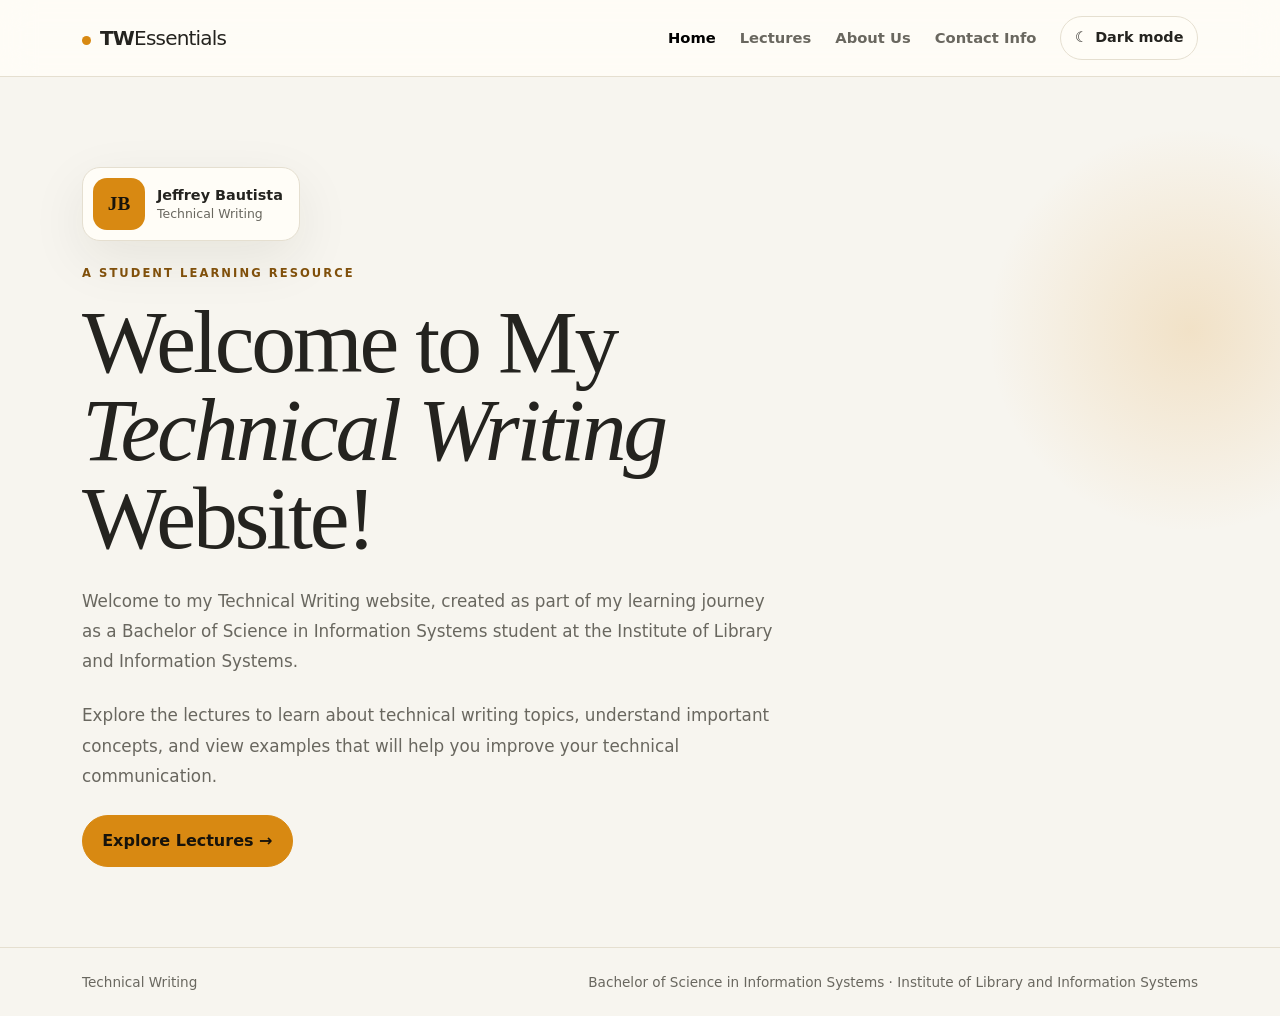
<file: index.html>
<!doctype html>
<html lang="en">
<head>
  <meta charset="utf-8">
  <meta name="viewport" content="width=device-width, initial-scale=1">
  <meta name="color-scheme" content="light dark">
  <title>My Technical Writing Website | Home</title>
  <link href="https://cdn.jsdelivr.net/npm/bootstrap@5.3.3/dist/css/bootstrap.min.css" rel="stylesheet">
  <link href="style.css" rel="stylesheet">
</head>
<body>
<nav class="navbar navbar-expand-lg sticky-top site-nav">
  <div class="container py-2">
    <a class="navbar-brand" href="index.html"><span class="brand-dot"></span>TW<span class="fw-normal">Essentials</span></a>
    <button class="navbar-toggler" type="button" data-bs-toggle="collapse" data-bs-target="#mainNav" aria-controls="mainNav" aria-expanded="false" aria-label="Toggle navigation"><span class="navbar-toggler-icon"></span></button>
    <div class="collapse navbar-collapse" id="mainNav">
      <ul class="navbar-nav ms-auto align-items-lg-center gap-lg-2 me-lg-3">
        <li class="nav-item"><a class="nav-link active" aria-current="page" href="index.html">Home</a></li>
        <li class="nav-item"><a class="nav-link" href="lectures.html">Lectures</a></li>
        <li class="nav-item"><a class="nav-link" href="about.html">About Us</a></li>
        <li class="nav-item"><a class="nav-link" href="contact.html">Contact Info</a></li>
      </ul>
      <button class="theme-btn" id="themeToggle" type="button" aria-label="Toggle dark mode"><span id="themeIcon">☾</span> <span id="themeLabel">Dark mode</span></button>
    </div>
  </div>
</nav>

<main>
  <section class="hero" id="home">
    <div class="container position-relative">
      <div class="home-logo mb-4" role="img" aria-label="Jeffrey Bautista Technical Writing logo">
        <span class="home-logo-mark" aria-hidden="true">JB</span>
        <span class="home-logo-name"><strong>Jeffrey Bautista</strong><span>Technical Writing</span></span>
      </div>
      <div class="eyebrow mb-3">A student learning resource</div>
      <h1 class="mb-4">Welcome to My<br><em>Technical Writing</em><br>Website!</h1>
      <p class="lead-copy mb-4">Welcome to my Technical Writing website, created as part of my learning journey as a Bachelor of Science in Information Systems student at the Institute of Library and Information Systems.</p>
      <p class="lead-copy mb-4">Explore the lectures to learn about technical writing topics, understand important concepts, and view examples that will help you improve your technical communication.</p>
      <a href="lectures.html" class="btn btn-accent">Explore Lectures <span aria-hidden="true">→</span></a>
    </div>
  </section>
</main>
<footer><div class="container d-flex flex-column flex-sm-row justify-content-between gap-2"><span>Technical Writing</span><span>Bachelor of Science in Information Systems · Institute of Library and Information Systems</span></div></footer>

<script src="https://cdn.jsdelivr.net/npm/bootstrap@5.3.3/dist/js/bootstrap.bundle.min.js"></script>
<script src="script.js"></script>
</body>
</html>
</file>
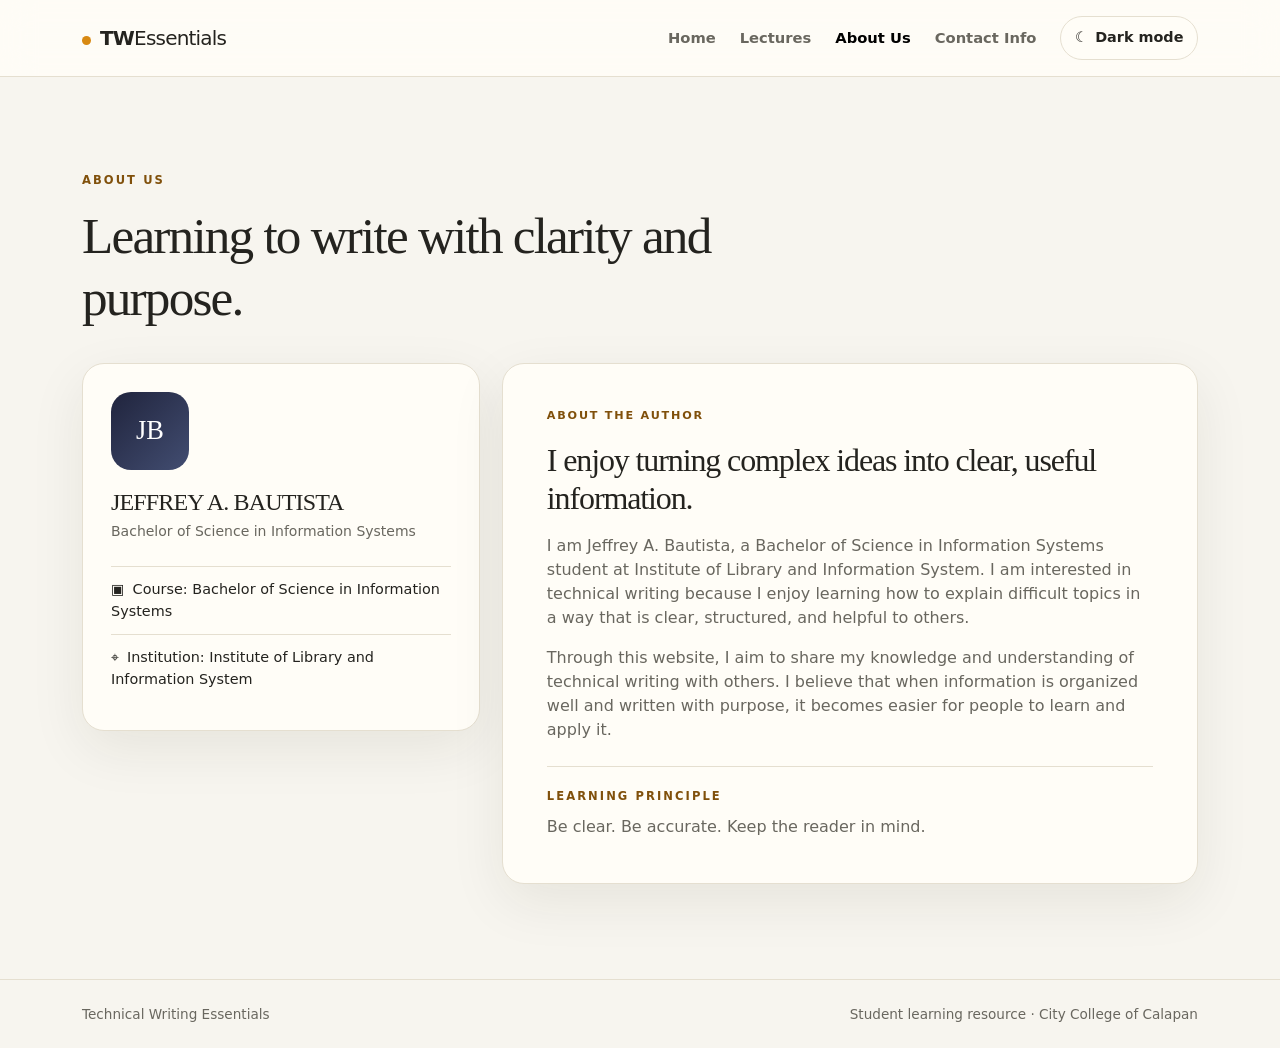
<file: about.html>
<!doctype html>
<html lang="en">
<head>
  <meta charset="utf-8">
  <meta name="viewport" content="width=device-width, initial-scale=1">
  <meta name="color-scheme" content="light dark">
  <title>Technical Writing Essentials | About Us</title>
  <link href="https://cdn.jsdelivr.net/npm/bootstrap@5.3.3/dist/css/bootstrap.min.css" rel="stylesheet">
  <link href="style.css" rel="stylesheet">
</head>
<body>
<nav class="navbar navbar-expand-lg sticky-top site-nav">
  <div class="container py-2">
    <a class="navbar-brand" href="index.html"><span class="brand-dot"></span>TW<span class="fw-normal">Essentials</span></a>
    <button class="navbar-toggler" type="button" data-bs-toggle="collapse" data-bs-target="#mainNav" aria-controls="mainNav" aria-expanded="false" aria-label="Toggle navigation"><span class="navbar-toggler-icon"></span></button>
    <div class="collapse navbar-collapse" id="mainNav">
      <ul class="navbar-nav ms-auto align-items-lg-center gap-lg-2 me-lg-3">
        <li class="nav-item"><a class="nav-link" href="index.html">Home</a></li>
        <li class="nav-item"><a class="nav-link" href="lectures.html">Lectures</a></li>
        <li class="nav-item"><a class="nav-link active" aria-current="page" href="about.html">About Us</a></li>
        <li class="nav-item"><a class="nav-link" href="contact.html">Contact Info</a></li>
      </ul>
      <button class="theme-btn" id="themeToggle" type="button" aria-label="Toggle dark mode"><span id="themeIcon">☾</span> <span id="themeLabel">Dark mode</span></button>
    </div>
  </div>
</nav>

<main>
  <section class="section" id="about">
    <div class="container">
      <div class="section-heading">
        <div class="eyebrow mb-3">About us</div>
        <h1 class="section-title">Learning to write with clarity and purpose.</h1>
      </div>
      <div class="about-layout">
        <aside class="profile-card">
          <div class="avatar" aria-label="Initials JB">JB</div>
          <h2 class="h4 mb-1">JEFFREY A. BAUTISTA</h2>
          <p class="small mb-4">Bachelor of Science in Information Systems</p>
          <div class="profile-detail"><span class="me-2" aria-hidden="true">▣</span>Course: Bachelor of Science in Information Systems</div>
          <div class="profile-detail"><span class="me-2" aria-hidden="true">⌖</span>Institution: Institute of Library and Information System</div>
        </aside>
        <div class="about-copy">
          <div class="content-label mb-3">About the author</div>
          <h2 class="mb-3">I enjoy turning complex ideas into clear, useful information.</h2>
          <p>I am Jeffrey A. Bautista, a Bachelor of Science in Information Systems student at Institute of Library and Information System. I am interested in technical writing because I enjoy learning how to explain difficult topics in a way that is clear, structured, and helpful to others.</p>
          <p>Through this website, I aim to share my knowledge and understanding of technical writing with others. I believe that when information is organized well and written with purpose, it becomes easier for people to learn and apply it.</p>
          <div class="mt-4 pt-3 border-top principle"><span class="eyebrow">Learning principle</span><p class="mt-2 mb-0">Be clear. Be accurate. Keep the reader in mind.</p></div>
        </div>
      </div>
    </div>
  </section>
</main>
<footer><div class="container d-flex flex-column flex-sm-row justify-content-between gap-2"><span>Technical Writing Essentials</span><span>Student learning resource · City College of Calapan</span></div></footer>

<script src="https://cdn.jsdelivr.net/npm/bootstrap@5.3.3/dist/js/bootstrap.bundle.min.js"></script>
<script src="script.js"></script>
</body>
</html>
</file>
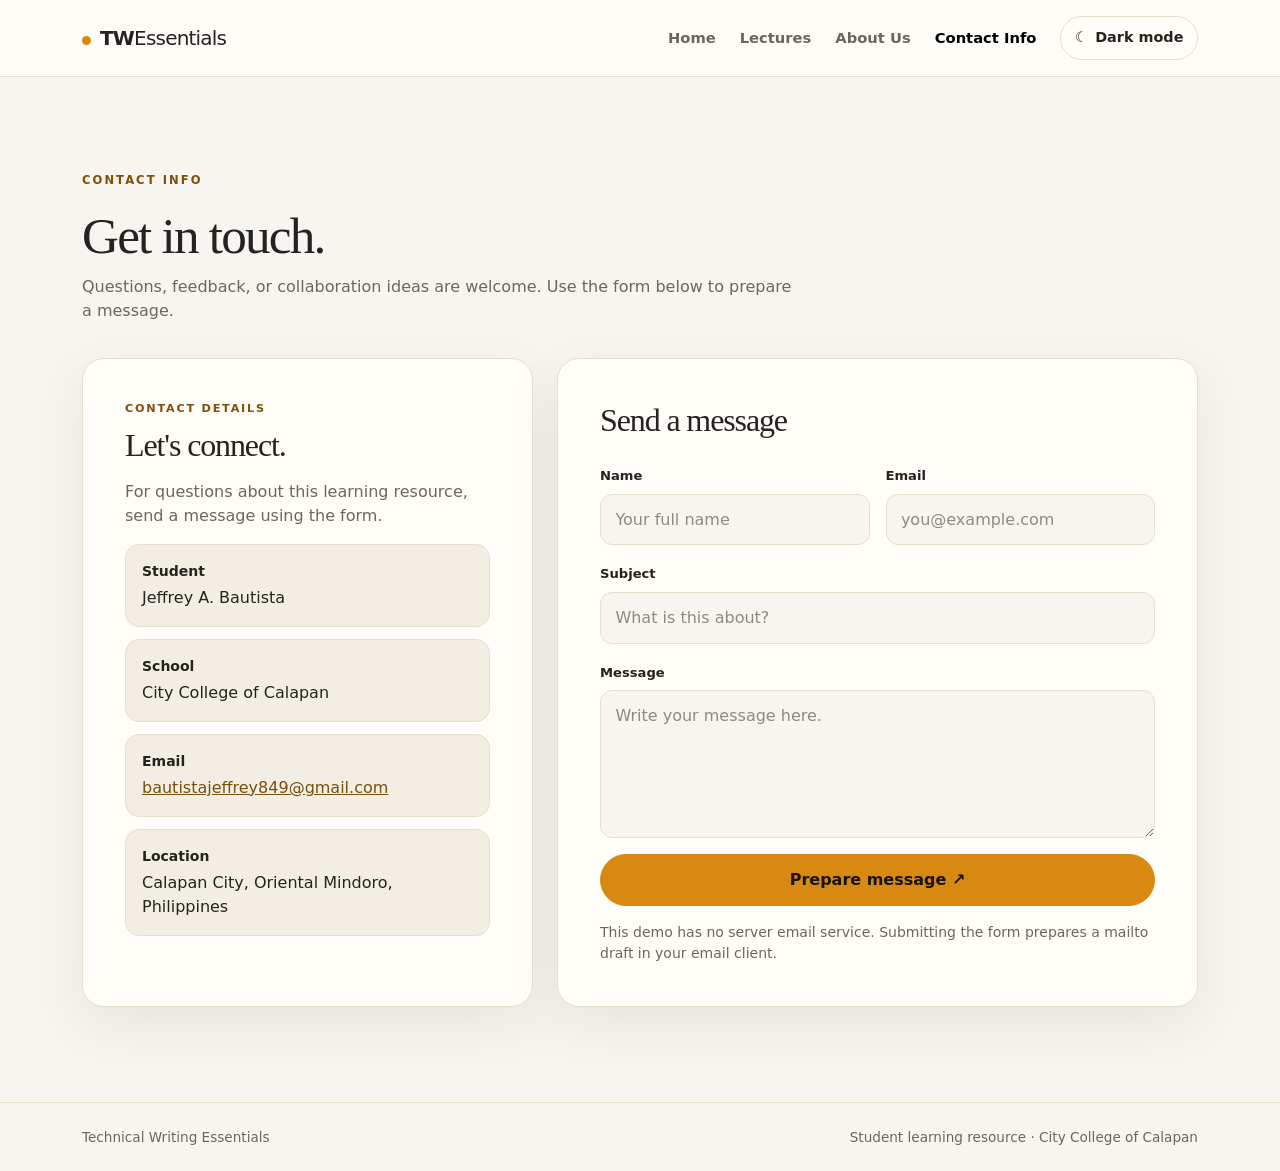
<file: contact.html>
<!doctype html>
<html lang="en">
<head>
  <meta charset="utf-8">
  <meta name="viewport" content="width=device-width, initial-scale=1">
  <meta name="color-scheme" content="light dark">
  <title>Technical Writing Essentials | Contact Info</title>
  <link href="https://cdn.jsdelivr.net/npm/bootstrap@5.3.3/dist/css/bootstrap.min.css" rel="stylesheet">
  <link href="style.css" rel="stylesheet">
</head>
<body>
<nav class="navbar navbar-expand-lg sticky-top site-nav">
  <div class="container py-2">
    <a class="navbar-brand" href="index.html"><span class="brand-dot"></span>TW<span class="fw-normal">Essentials</span></a>
    <button class="navbar-toggler" type="button" data-bs-toggle="collapse" data-bs-target="#mainNav" aria-controls="mainNav" aria-expanded="false" aria-label="Toggle navigation"><span class="navbar-toggler-icon"></span></button>
    <div class="collapse navbar-collapse" id="mainNav">
      <ul class="navbar-nav ms-auto align-items-lg-center gap-lg-2 me-lg-3">
        <li class="nav-item"><a class="nav-link" href="index.html">Home</a></li>
        <li class="nav-item"><a class="nav-link" href="lectures.html">Lectures</a></li>
        <li class="nav-item"><a class="nav-link" href="about.html">About Us</a></li>
        <li class="nav-item"><a class="nav-link active" aria-current="page" href="contact.html">Contact Info</a></li>
      </ul>
      <button class="theme-btn" id="themeToggle" type="button" aria-label="Toggle dark mode"><span id="themeIcon">☾</span> <span id="themeLabel">Dark mode</span></button>
    </div>
  </div>
</nav>

<main>
  <section class="section contact-section" id="contact">
    <div class="container">
      <div class="section-heading">
        <div class="eyebrow mb-3">Contact info</div>
        <h1 class="section-title">Get in touch.</h1>
        <p class="mb-0">Questions, feedback, or collaboration ideas are welcome. Use the form below to prepare a message.</p>
      </div>
      <div class="row g-4">
        <div class="col-lg-5">
          <div class="contact-panel">
            <div class="content-label mb-2">Contact details</div>
            <h2 class="mb-3">Let's connect.</h2>
            <p>For questions about this learning resource, send a message using the form.</p>
            <div class="contact-info-card"><div class="small fw-bold mb-1">Student</div><div>Jeffrey A. Bautista</div></div>
            <div class="contact-info-card"><div class="small fw-bold mb-1">School</div><div>City College of Calapan</div></div>
            <div class="contact-info-card"><div class="small fw-bold mb-1">Email</div><a href="mailto:bautistajeffrey849@gmail.com">bautistajeffrey849@gmail.com</a></div>
            <div class="contact-info-card"><div class="small fw-bold mb-1">Location</div><div>Calapan City, Oriental Mindoro, Philippines</div></div>
          </div>
        </div>
        <div class="col-lg-7">
          <div class="contact-panel">
            <h2 class="mb-4">Send a message</h2>
            <form id="contactForm" data-recipient="bautistajeffrey849@gmail.com">
              <div class="row g-3">
                <div class="col-md-6"><label class="form-label" for="name">Name</label><input class="form-control" id="name" name="name" placeholder="Your full name" required></div>
                <div class="col-md-6"><label class="form-label" for="email">Email</label><input class="form-control" id="email" name="email" type="email" placeholder="you@example.com" required></div>
                <div class="col-12"><label class="form-label" for="subject">Subject</label><input class="form-control" id="subject" name="subject" placeholder="What is this about?" required></div>
                <div class="col-12"><label class="form-label" for="message">Message</label><textarea class="form-control" id="message" name="message" rows="5" placeholder="Write your message here." required></textarea></div>
                <div class="col-12"><button class="btn btn-accent w-100" type="submit">Prepare message ↗</button><p class="form-text mt-3 mb-0">This demo has no server email service. Submitting the form prepares a mailto draft in your email client.</p></div>
              </div>
            </form>
          </div>
        </div>
      </div>
    </div>
  </section>
</main>
<footer><div class="container d-flex flex-column flex-sm-row justify-content-between gap-2"><span>Technical Writing Essentials</span><span>Student learning resource · City College of Calapan</span></div></footer>

<script src="https://cdn.jsdelivr.net/npm/bootstrap@5.3.3/dist/js/bootstrap.bundle.min.js"></script>
<script src="script.js"></script>
</body>
</html>
</file>
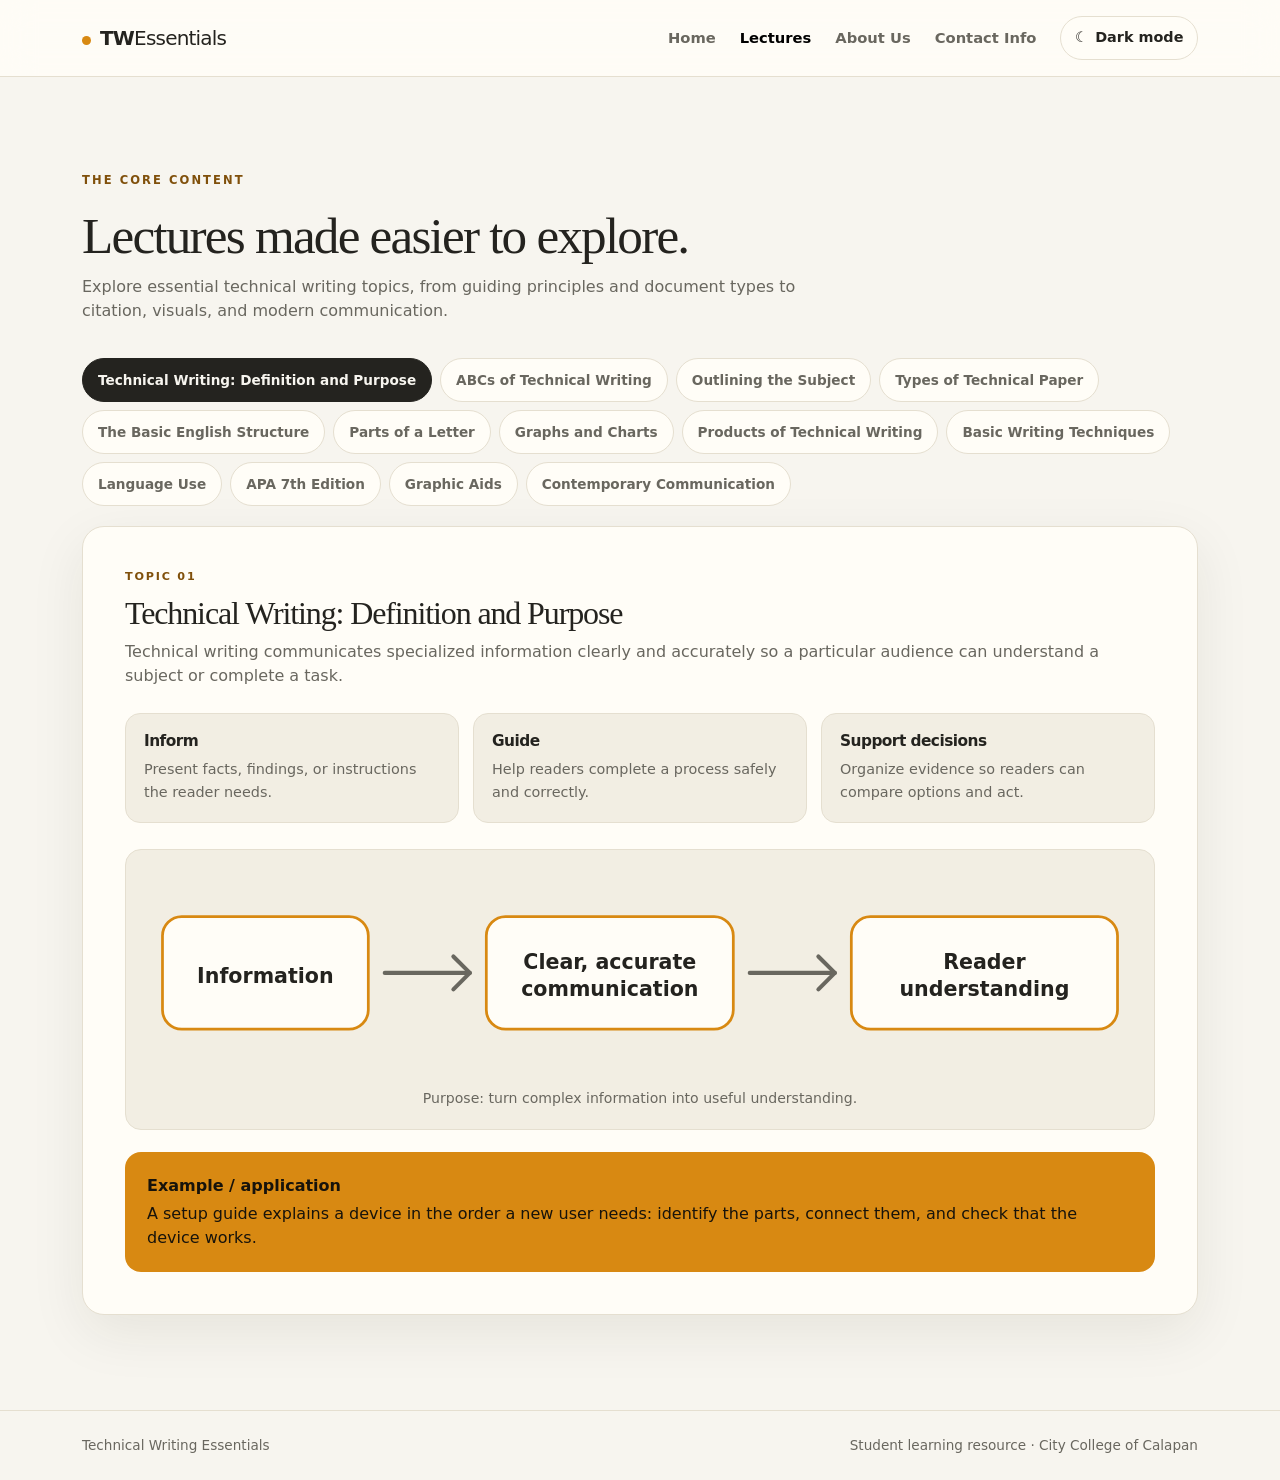
<file: lectures.html>
<!doctype html>
<html lang="en">
<head>
  <meta charset="utf-8">
  <meta name="viewport" content="width=device-width, initial-scale=1">
  <meta name="color-scheme" content="light dark">
  <title>Technical Writing Essentials | Lectures</title>
  <link href="https://cdn.jsdelivr.net/npm/bootstrap@5.3.3/dist/css/bootstrap.min.css" rel="stylesheet">
  <link href="style.css" rel="stylesheet">
</head>
<body>
<nav class="navbar navbar-expand-lg sticky-top site-nav">
  <div class="container py-2">
    <a class="navbar-brand" href="index.html"><span class="brand-dot"></span>TW<span class="fw-normal">Essentials</span></a>
    <button class="navbar-toggler" type="button" data-bs-toggle="collapse" data-bs-target="#mainNav" aria-controls="mainNav" aria-expanded="false" aria-label="Toggle navigation"><span class="navbar-toggler-icon"></span></button>
    <div class="collapse navbar-collapse" id="mainNav">
      <ul class="navbar-nav ms-auto align-items-lg-center gap-lg-2 me-lg-3">
        <li class="nav-item"><a class="nav-link" href="index.html">Home</a></li>
        <li class="nav-item"><a class="nav-link active" aria-current="page" href="lectures.html">Lectures</a></li>
        <li class="nav-item"><a class="nav-link" href="about.html">About Us</a></li>
        <li class="nav-item"><a class="nav-link" href="contact.html">Contact Info</a></li>
      </ul>
      <button class="theme-btn" id="themeToggle" type="button" aria-label="Toggle dark mode"><span id="themeIcon">☾</span> <span id="themeLabel">Dark mode</span></button>
    </div>
  </div>
</nav>

<main>
  <section class="section" id="lectures">
    <div class="container">
      <div class="section-heading">
        <div class="eyebrow mb-3">The core content</div>
        <h1 class="section-title">Lectures made easier to explore.</h1>
        <p class="mb-0">Explore essential technical writing topics, from guiding principles and document types to citation, visuals, and modern communication.</p>
      </div>
      <div class="topic-tabs" role="tablist" aria-label="Lecture topics">
        <button class="topic-tab active" id="tab-definition" role="tab" aria-controls="topicContent" aria-selected="true" data-topic="definition">Technical Writing: Definition and Purpose</button>
        <button class="topic-tab" id="tab-abcs" role="tab" aria-controls="topicContent" aria-selected="false" data-topic="abcs">ABCs of Technical Writing</button>
        <button class="topic-tab" id="tab-outline" role="tab" aria-controls="topicContent" aria-selected="false" data-topic="outline">Outlining the Subject</button>
        <button class="topic-tab" id="tab-papers" role="tab" aria-controls="topicContent" aria-selected="false" data-topic="papers">Types of Technical Paper</button>
        <button class="topic-tab" id="tab-english" role="tab" aria-controls="topicContent" aria-selected="false" data-topic="english">The Basic English Structure</button>
        <button class="topic-tab" id="tab-letter" role="tab" aria-controls="topicContent" aria-selected="false" data-topic="letter">Parts of a Letter</button>
        <button class="topic-tab" id="tab-graphs" role="tab" aria-controls="topicContent" aria-selected="false" data-topic="graphs">Graphs and Charts</button>
        <button class="topic-tab" id="tab-products" role="tab" aria-controls="topicContent" aria-selected="false" data-topic="products">Products of Technical Writing</button>
        <button class="topic-tab" id="tab-techniques" role="tab" aria-controls="topicContent" aria-selected="false" data-topic="techniques">Basic Writing Techniques</button>
        <button class="topic-tab" id="tab-language" role="tab" aria-controls="topicContent" aria-selected="false" data-topic="language">Language Use</button>
        <button class="topic-tab" id="tab-apa" role="tab" aria-controls="topicContent" aria-selected="false" data-topic="apa">APA 7th Edition</button>
        <button class="topic-tab" id="tab-visuals" role="tab" aria-controls="topicContent" aria-selected="false" data-topic="visuals">Graphic Aids</button>
        <button class="topic-tab" id="tab-communication" role="tab" aria-controls="topicContent" aria-selected="false" data-topic="communication">Contemporary Communication</button>
      </div>
      <article class="panel topic-panel" id="topicContent" role="tabpanel" aria-labelledby="tab-definition" tabindex="0" aria-live="polite">
        <div class="content-label mb-2">Topic 01</div>
        <h2>Technical Writing: Definition and Purpose</h2>
        <p>Technical writing communicates specialized information clearly and accurately so a particular audience can understand a subject or complete a task.</p>
        <div class="topic-grid">
          <div class="mini-card"><h3>Inform</h3><p>Present facts, findings, or instructions the reader needs.</p></div>
          <div class="mini-card"><h3>Guide</h3><p>Help readers complete a process safely and correctly.</p></div>
          <div class="mini-card"><h3>Support decisions</h3><p>Organize evidence so readers can compare options and act.</p></div>
        </div>
        <figure class="topic-visual">
          <svg viewBox="0 0 720 150" role="img" aria-labelledby="definition-visual-title">
            <title id="definition-visual-title">Technical information is shaped for an audience to support understanding and action</title>
            <rect x="12" y="34" width="150" height="82" rx="14"></rect><text x="87" y="82">Information</text>
            <path d="M174 75h62"></path><path d="m224 63 12 12-12 12"></path>
            <rect x="248" y="34" width="180" height="82" rx="14"></rect><text x="338" y="72"><tspan x="338">Clear, accurate</tspan><tspan x="338" dy="20">communication</tspan></text>
            <path d="M440 75h62"></path><path d="m490 63 12 12-12 12"></path>
            <rect x="514" y="34" width="194" height="82" rx="14"></rect><text x="611" y="72"><tspan x="611">Reader</tspan><tspan x="611" dy="20">understanding</tspan></text>
          </svg>
          <figcaption>Purpose: turn complex information into useful understanding.</figcaption>
        </figure>
        <div class="example-box"><div class="fw-bold mb-1">Example</div><p>A setup guide explains a device in the order a new user needs: identify the parts, connect them, and check that the device works as expected.</p></div>
      </article>
    </div>
  </section>
</main>
<footer><div class="container d-flex flex-column flex-sm-row justify-content-between gap-2"><span>Technical Writing Essentials</span><span>Student learning resource · City College of Calapan</span></div></footer>

<script src="https://cdn.jsdelivr.net/npm/bootstrap@5.3.3/dist/js/bootstrap.bundle.min.js"></script>
<script src="script.js"></script>
</body>
</html>
</file>
<file: style.css>
:root {
  --page-bg:#f7f5ef;
  --surface:#fffdf7;
  --surface-2:#f2eee3;
  --text:#24231f;
  --muted:#69675f;
  --border:#e5dfd0;
  --accent:#d88912;
  --accent-text:#80500b;
  --accent-contrast:#17130b;
  --nav-bg:rgba(255,253,247,.88);
  --link:#76500c;
  --link-hover:#4d3408;
  --focus-ring:rgba(216,137,18,.35);
  --shadow:0 18px 55px rgba(43,35,18,.08);
  color-scheme:light;
}
[data-theme="dark"] {
  --page-bg:#111116;
  --surface:#1b1b23;
  --surface-2:#24232b;
  --text:#f5f1e8;
  --muted:#c1bdc4;
  --border:#393640;
  --accent:#ffad22;
  --accent-text:#ffbd58;
  --accent-contrast:#17130b;
  --nav-bg:rgba(17,17,22,.88);
  --link:#a9c7ff;
  --link-hover:#d2e1ff;
  --focus-ring:rgba(255,173,34,.42);
  --shadow:0 18px 55px rgba(0,0,0,.24);
  color-scheme:dark;
}
* {
  box-sizing:border-box;
}
html {
  scroll-behavior:smooth;
  scroll-padding-top:90px;
}
body {
  margin:0;
  background:var(--page-bg);
  color:var(--text);
  font-family:Inter,ui-sans-serif,system-ui,-apple-system,"Segoe UI",sans-serif;
  transition:background .25s,color .25s;
  overflow-x:hidden;
}
img,svg,video {
  display:block;
  max-width:100%;
  height:auto;
}
p,li,.form-text {
  color:var(--muted);
}
a {
  color:var(--link);
}
a:hover {
  color:var(--link-hover);
}
:focus-visible {
  outline:3px solid var(--accent);
  outline-offset:3px;
}
.site-nav {
  background:var(--nav-bg);
  backdrop-filter:blur(16px);
  border-bottom:1px solid var(--border);
}
.navbar-brand {
  color:var(--text);
  font-weight:800;
  letter-spacing:-.04em;
}
.navbar-brand:hover {
  color:var(--text);
}
.brand-dot {
  display:inline-block;width:9px;height:9px;background:var(--accent);border-radius:50%;margin-right:9px;
}
.nav-link {
  color:var(--muted);
  font-size:.92rem;
  font-weight:600;
}
.nav-link:hover,
.nav-link.active {
  color:var(--text);
}
.navbar-toggler {
  border-color:var(--border);
  border-radius:12px;
  width:46px;
  height:46px;
  padding:.4rem;
}
.navbar-toggler:focus {
  box-shadow:0 0 0 .2rem var(--focus-ring);
}
.navbar-toggler-icon {
  width:1.2rem;
  height:1.2rem;
}
[data-theme="dark"] .navbar-toggler-icon {
  filter:invert(1);
}
.theme-btn {
  border:1px solid var(--border);
  background:var(--surface);
  color:var(--text);
  border-radius:999px;
  padding:.55rem .85rem;
  font:inherit;
  font-size:.9rem;
  font-weight:650;
  cursor:pointer;
  display:inline-flex;
  align-items:center;
  justify-content:center;
  gap:.45rem;
  min-height:44px;
  white-space:nowrap;
}
.theme-btn:hover {
  background:var(--surface-2);
}
.theme-btn:focus-visible {
  outline-offset:3px;
}
.hero {
  min-height:76vh;
  display:flex;
  align-items:center;
  position:relative;
  overflow:hidden;
  padding:90px 0 80px;
}
.hero:before {
  content:"";
  position:absolute;
  width:420px;
  height:420px;
  right:-120px;
  top:5%;
  border-radius:50%;
  background:radial-gradient(circle,rgba(216,137,18,.18),transparent 68%);
  pointer-events:none;
}
.home-logo {
  display:inline-flex;
  align-items:center;
  gap:12px;
  padding:10px 16px 10px 10px;
  background:var(--surface);
  border:1px solid var(--border);
  border-radius:18px;
  box-shadow:var(--shadow);
  max-width:100%;
}
.home-logo-mark {
  width:52px;
  height:52px;
  display:grid;
  place-items:center;
  border-radius:14px;
  background:var(--accent);
  color:var(--accent-contrast);
  font-family:Georgia,"Times New Roman",serif;
  font-weight:700;
  font-size:1.2rem;
  flex-shrink:0;
}
.home-logo-name {
  display:grid;
  gap:2px;
  color:var(--text);
  font-size:.9rem;
  line-height:1.3;
}
.home-logo-name span {
  color:var(--muted);
  font-size:.78rem;
}
.eyebrow {
  color:var(--accent-text);
  text-transform:uppercase;
  font-size:.72rem;
  letter-spacing:.18em;
  font-weight:800;
}
h1,h2,h3,.serif {
  font-family:Georgia,"Times New Roman",serif;
  letter-spacing:-.035em;
}
.hero h1 {
  font-size:clamp(2.8rem,7vw,5.8rem);
  line-height:.98;
  max-width:800px;
}
.hero h1 em {
  font-weight:400;
}
.lead-copy {
  max-width:700px;
  font-size:1.05rem;
  line-height:1.8;
}
.purpose-card {
  display:flex;
  gap:14px;
  align-items:flex-start;
  background:var(--surface);
  border:1px solid var(--border);
  border-radius:16px;
  padding:18px 20px;
  max-width:700px;
  box-shadow:var(--shadow);
}
.purpose-icon {
  flex:0 0 36px;
  height:36px;
  border-radius:50%;
  display:grid;
  place-items:center;
  background:var(--surface-2);
}
.btn,
.btn-accent,
.btn-quiet {
  min-height:44px;
  border-radius:999px;
  font-weight:700;
  transition:filter .2s ease,transform .2s ease;
}
.btn:hover,
.btn-accent:hover,
.btn-quiet:hover {
  transform:translateY(-1px);
}
.btn-accent {
  background:var(--accent);
  color:var(--accent-contrast);
  border:1px solid var(--accent);
  padding:.8rem 1.2rem;
}
.btn-accent:hover,
.btn-accent:focus {
  background:var(--accent);
  color:var(--accent-contrast);
  border-color:var(--accent);
  filter:brightness(.94);
}
.btn-quiet {
  color:var(--text);
  border:1px solid var(--border);
  padding:.8rem 1.2rem;
}
.btn-quiet:hover {
  color:var(--text);
  background:var(--surface-2);
  border-color:var(--border);
}
.section {
  padding:95px 0;
}
.section-heading {
  max-width:720px;
  margin-bottom:35px;
}
.section-heading h1,
.section-heading h2,
.section-title {
  font-size:clamp(2.2rem,4vw,3.5rem);
}
.panel,.topic-card,.profile-card,.about-copy,.contact-panel {
  background:var(--surface);
  border:1px solid var(--border);
  border-radius:22px;
  box-shadow:var(--shadow);
}
.topic-tabs {
  display:flex;
  flex-wrap:wrap;
  gap:8px;
  margin-bottom:20px;
}
.topic-tab {
  background:var(--surface);
  border:1px solid var(--border);
  color:var(--muted);
  border-radius:999px;
  padding:9px 15px;
  font-size:.85rem;
  font-weight:700;
  min-height:44px;
}
.topic-tab.active {
  background:var(--text);
  color:var(--page-bg);
  border-color:var(--text);
}
.topic-tab:focus-visible {
  outline:3px solid var(--accent);
  outline-offset:2px;
}
.topic-panel {
  padding:clamp(22px,4vw,42px);
  min-height:310px;
}
.topic-panel h2,
.topic-panel h3 {
  font-size:2rem;
}
.topic-visual {
  margin:26px 0 0;
  padding:20px;
  background:var(--surface-2);
  border:1px solid var(--border);
  border-radius:16px;
}
.topic-visual svg {
  display:block;
  width:100%;
  height:auto;
  max-height:210px;
}
.topic-visual svg rect,
.topic-visual svg circle {
  fill:var(--surface);
  stroke:var(--accent);
  stroke-width:2;
}
.topic-visual svg[aria-labelledby="graphs-visual-title"] rect {
  fill:var(--accent);
  stroke:none;
}
.topic-visual svg path {
  fill:none;
  stroke:var(--muted);
  stroke-width:3;
  stroke-linecap:round;
  stroke-linejoin:round;
}
.topic-visual svg text {
  fill:var(--text);
  font:600 15px Inter,ui-sans-serif,system-ui,sans-serif;
  text-anchor:middle;
}
.topic-visual svg[aria-labelledby="letter-visual-title"] text {
  text-anchor:start;
}
.topic-visual figcaption {
  margin-top:12px;
  color:var(--muted);
  font-size:.88rem;
  text-align:center;
}
.content-label {
  font-size:.7rem;
  letter-spacing:.16em;
  color:var(--accent-text);
  font-weight:800;
  text-transform:uppercase;
}
.topic-grid {
  display:grid;
  grid-template-columns:repeat(3,minmax(0,1fr));
  gap:14px;
  margin-top:25px;
}
.mini-card {
  background:var(--surface-2);
  border:1px solid var(--border);
  padding:18px;
  border-radius:15px;
}
.mini-card h3,
.mini-card h4 {
  font-family:inherit;
  font-size:.96rem;
  font-weight:800;
}
.mini-card p {
  font-size:.9rem;
  margin-bottom:0;
  line-height:1.6;
}
.example-box {
  background:var(--accent);
  color:var(--accent-contrast);
  border-radius:16px;
  padding:22px;
  margin-top:22px;
}
.example-box p {
  color:inherit;
  margin-bottom:0;
}
.about-layout {
  display:grid;
  grid-template-columns:minmax(230px,.8fr) minmax(0,1.4fr);
  gap:22px;
}
.profile-card {
  padding:28px;
  align-self:start;
}
.avatar {
  width:78px;
  height:78px;
  display:grid;
  place-items:center;
  border-radius:20px;
  background:linear-gradient(135deg,#20243d,#424d71);
  color:#fff;
  font-family:Georgia,serif;
  font-size:1.65rem;
  margin-bottom:18px;
}
.profile-detail {
  padding:12px 0;
  border-top:1px solid var(--border);
  font-size:.9rem;
  overflow-wrap:anywhere;
}
.about-copy {
  padding:clamp(25px,4vw,44px);
}
.principle {
  border-color:var(--border)!important;
}
.contact-section {
  background:var(--page-bg);
}
.contact-panel {
  padding:clamp(24px,4vw,42px);
  height:100%;
}
.contact-info-card {
  background:var(--surface-2);
  border:1px solid var(--border);
  border-radius:14px;
  padding:16px;
  margin-top:12px;
}
.form-control,
.form-select {
  background:var(--page-bg);
  color:var(--text);
  border-color:var(--border);
  border-radius:12px;
  padding:.8rem .9rem;
  font-size:1rem;
}
.form-control:focus,
.form-select:focus {
  background:var(--page-bg);
  color:var(--text);
  border-color:var(--accent);
  box-shadow:0 0 0 .2rem var(--focus-ring);
}
.form-control:disabled,
.form-control[readonly],
.form-select:disabled {
  background:var(--surface-2);
  color:var(--muted);
}
.form-control::placeholder {
  color:var(--muted);
  opacity:.75;
}
.form-label {
  color:var(--text);
  font-size:.82rem;
  font-weight:750;
}
footer {
  border-top:1px solid var(--border);
  padding:24px 0;
  color:var(--muted);
  font-size:.85rem;
}
@media (max-width: 991.98px) {
  .site-nav .container {
    padding-top:.5rem;
    padding-bottom:.5rem;
  }
  .navbar-collapse {
    padding-top:10px;
  }
  .navbar-nav {
    width:100%;
    gap:.35rem;
  }
  .nav-item {
    width:100%;
  }
  .nav-link {
    display:block;
    padding:.7rem .8rem;
    border-radius:10px;
  }
  .nav-link:hover,
  .nav-link.active {
    background:var(--surface-2);
  }
  .theme-btn {
    width:100%;
    justify-content:center;
    margin-top:.5rem;
  }
}
@media (max-width: 767px) {
  .hero {
    min-height:auto;
    padding:80px 0 64px;
  }
  .section {
    padding:70px 0;
  }
  .hero .container,
  .section .container,
  footer .container {
    padding-left:1rem;
    padding-right:1rem;
  }
  .home-logo {
    width:100%;
    max-width:22rem;
    padding:10px 12px 10px 10px;
  }
  .home-logo-mark {
    width:46px;
    height:46px;
    font-size:1.15rem;
  }
  .home-logo-name {
    font-size:.82rem;
  }
  .topic-tabs {
    display:grid;
    grid-template-columns:1fr;
    gap:10px;
  }
  .topic-tab {
    width:100%;
    text-align:left;
  }
  .topic-grid,
  .about-layout {
    grid-template-columns:1fr;
  }
  .contact-panel,
  .about-copy,
  .profile-card {
    padding:1.25rem;
  }
  .form-control,
  .form-select {
    min-height:48px;
    font-size:1rem;
  }
  textarea.form-control {
    min-height:150px;
  }
  .btn,
  .btn-accent,
  .btn-quiet,
  .theme-btn {
    width:100%;
    min-height:48px;
  }
  footer .container {
    display:flex;
    flex-direction:column;
    align-items:center;
    text-align:center;
    gap:.5rem;
  }
}
@media (prefers-reduced-motion:reduce) {
  *,*::before,*::after {
    scroll-behavior:auto!important;
    transition:none!important;
  }
}
</file>
